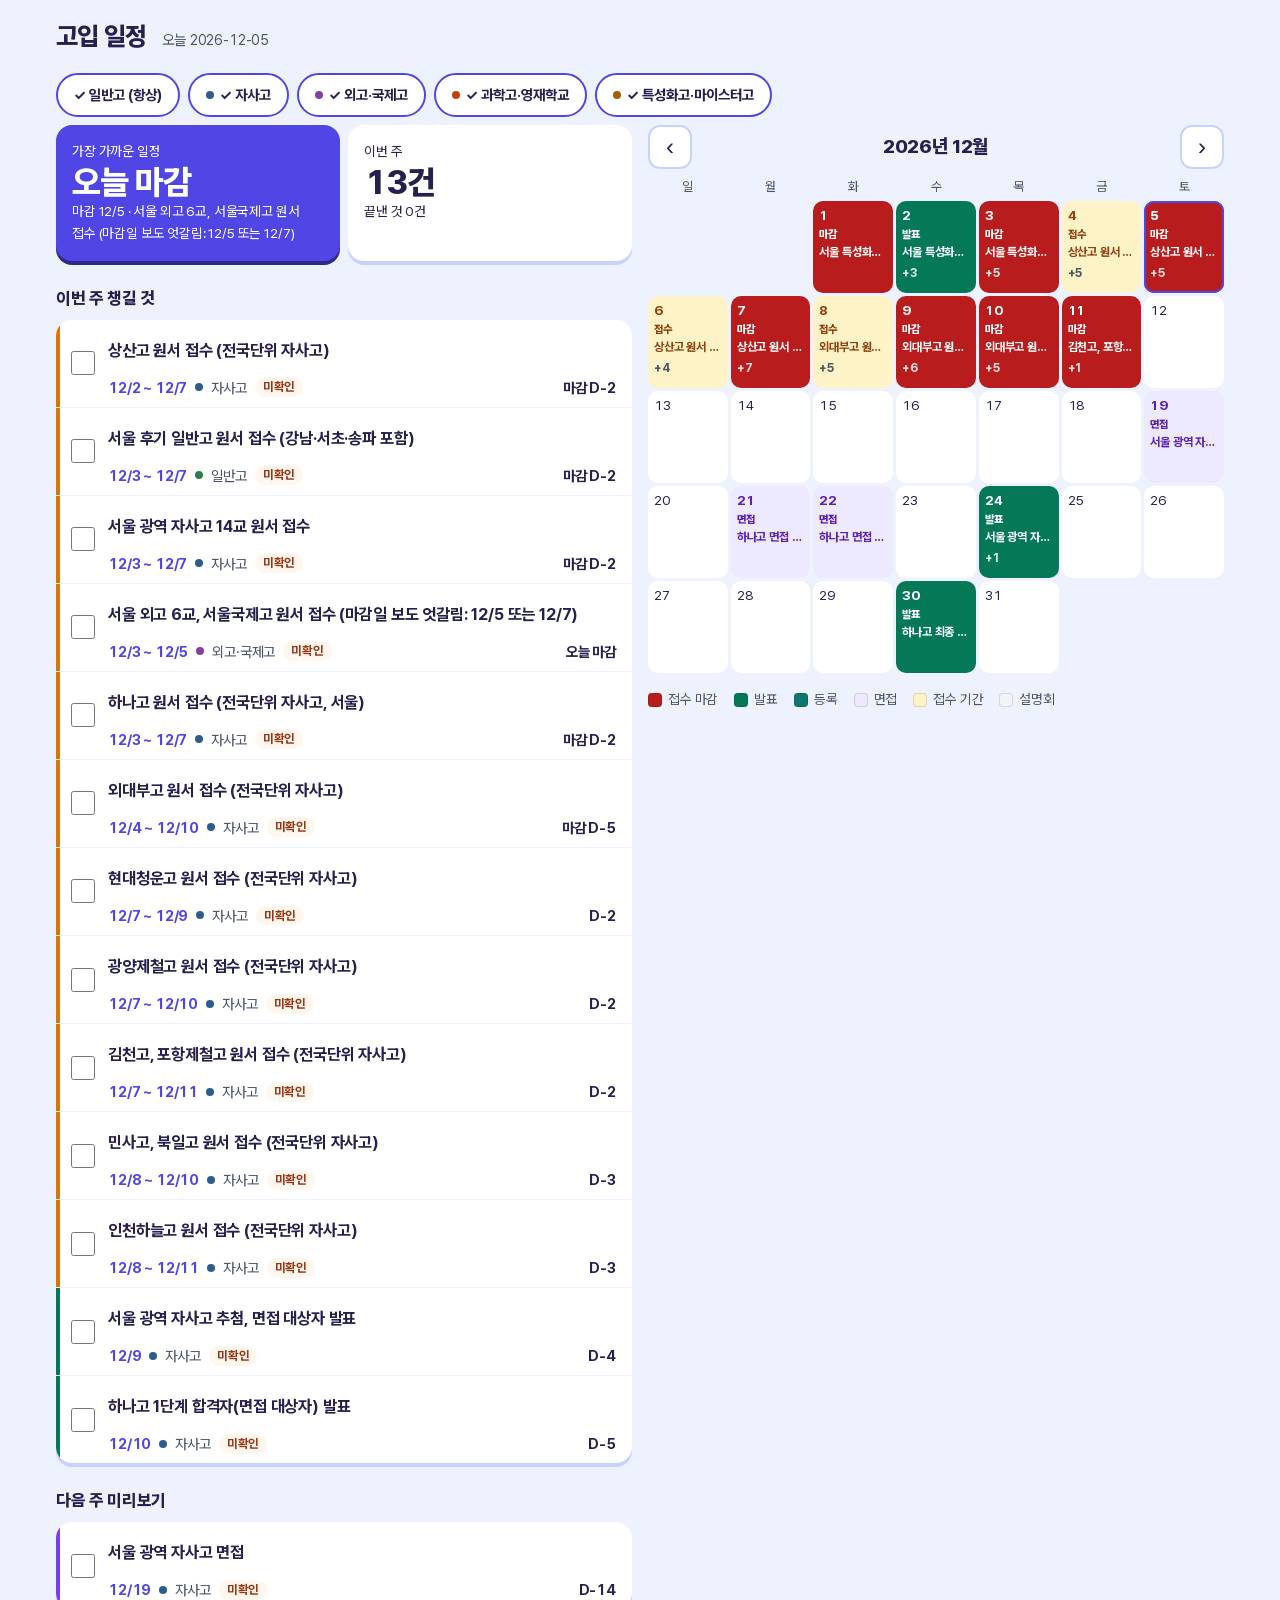
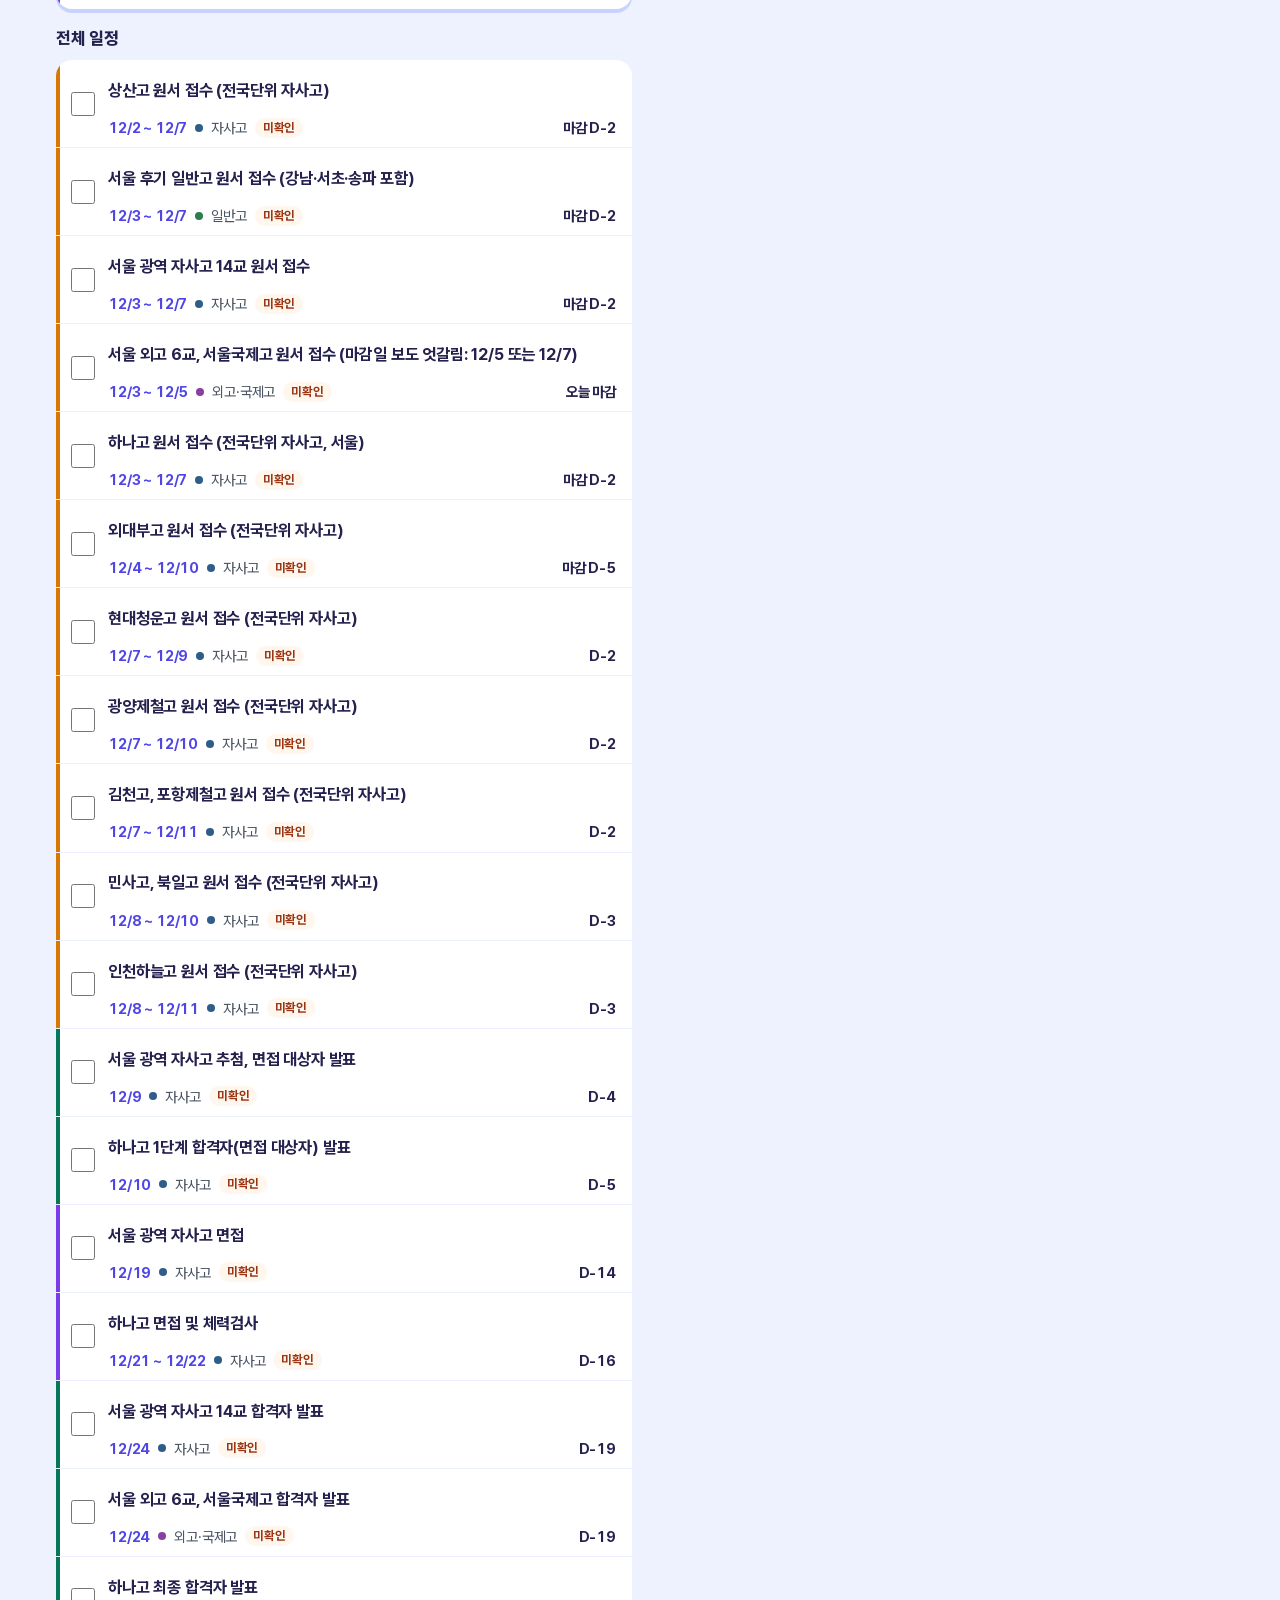
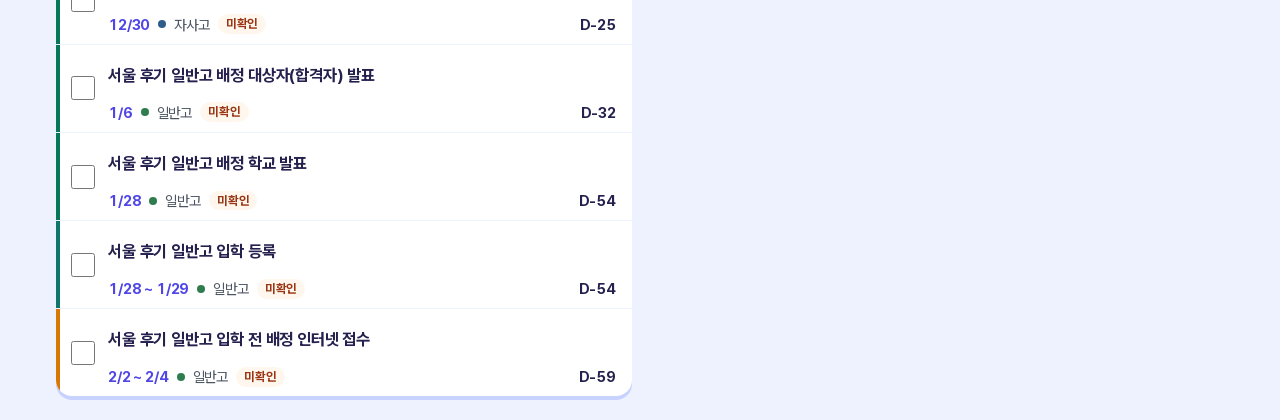
<file: index.html>
<!doctype html>
<html lang="ko">
<head>
  <meta charset="utf-8">
  <meta name="viewport" content="width=device-width, initial-scale=1, viewport-fit=cover">
  <meta name="theme-color" content="#4f46e5">
  <title>고입 일정</title>
  <link rel="manifest" href="./manifest.webmanifest">
  <link rel="icon" href="./assets/icon.svg" type="image/svg+xml">
  <link rel="preload" href="./assets/fonts/PretendardVariable.woff2" as="font" type="font/woff2" crossorigin>
  <link rel="stylesheet" href="./assets/style.css">
</head>
<body data-view="home">
  <header class="top">
    <h1>고입 일정</h1>
    <span id="today-label"></span>
  </header>
  <p id="boot" class="notice boot">일정을 불러오는 중입니다. 이 문구가 계속 보이면 파일을 직접 열지 말고 주소(http://…)로 열어 주세요.</p>
  <div id="filter" class="filter" role="group" aria-label="지원 전형"></div>
  <main id="main" class="layout">
    <div class="col">
      <section id="home" aria-label="홈">
        <div class="tiles">
          <div id="tile-next" class="tile primary" aria-live="polite"></div>
          <div id="tile-week" class="tile" aria-live="polite"></div>
        </div>
        <h2>이번 주 챙길 것</h2>
        <ul id="list-week" class="tasks"></ul>
        <h2>다음 주 미리보기</h2>
        <ul id="list-next" class="tasks"></ul>
      </section>
      <section id="all" aria-label="전체 일정">
        <h2>전체 일정</h2>
        <ul id="upcoming" class="tasks"></ul>
      </section>
    </div>
    <section id="calendar" class="calendar" aria-label="달력">
      <div class="month-nav">
        <button id="prev" type="button" aria-label="이전 달">‹</button>
        <h2 id="month-title"></h2>
        <button id="next" type="button" aria-label="다음 달">›</button>
      </div>
      <div class="weekdays" aria-hidden="true">
        <span>일</span><span>월</span><span>화</span><span>수</span><span>목</span><span>금</span><span>토</span>
      </div>
      <div id="grid" class="grid"></div>
      <ul id="legend" class="legend"></ul>
    </section>
  </main>
  <nav id="tabs" class="tabs" aria-label="화면 전환">
    <a href="#home">홈</a>
    <a href="#calendar">달력</a>
    <a href="#all">전체</a>
  </nav>
  <script type="module" src="./assets/app.js"></script>
</body>
</html>
</file>
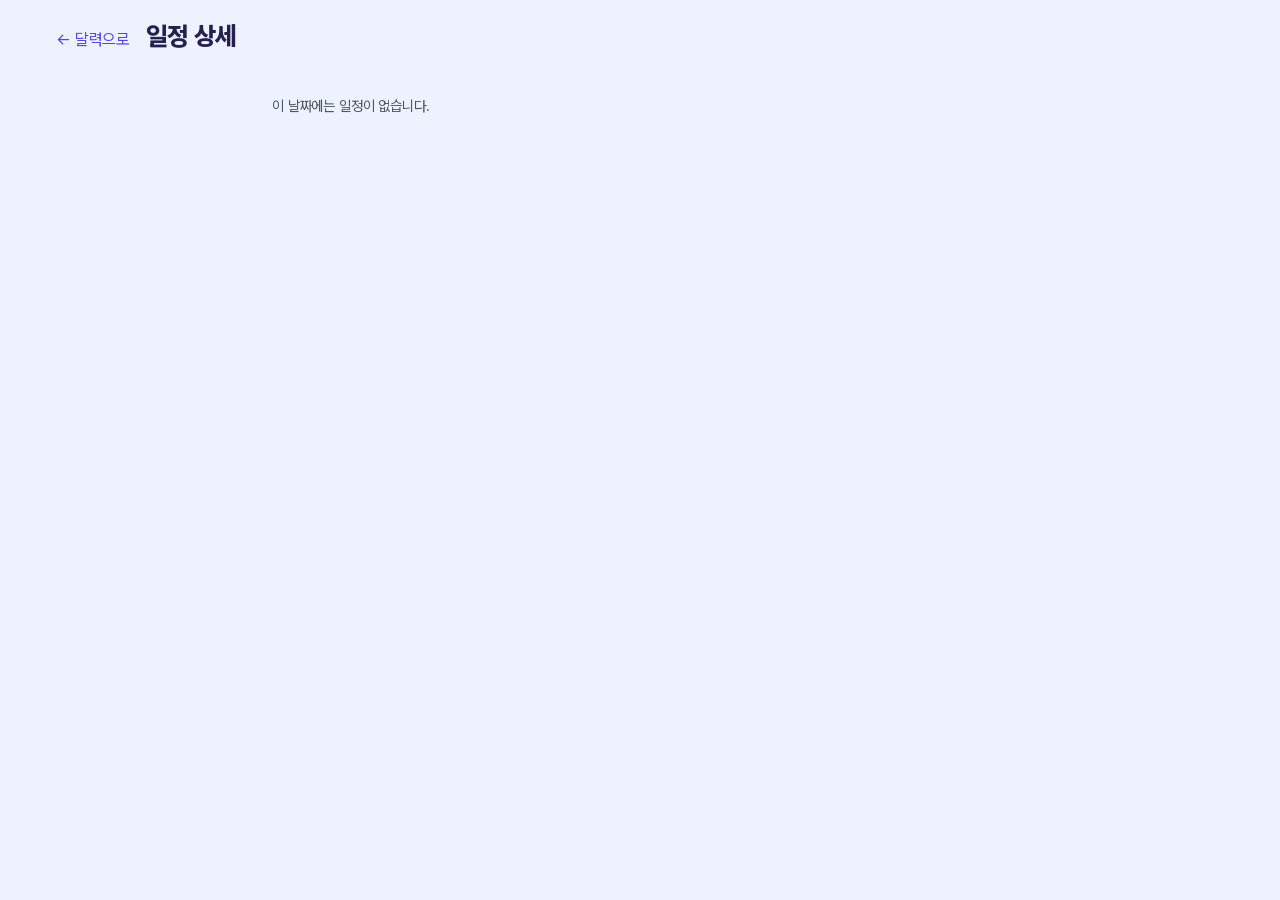
<file: detail.html>
<!doctype html>
<html lang="ko">
<head>
  <meta charset="utf-8">
  <meta name="viewport" content="width=device-width, initial-scale=1, viewport-fit=cover">
  <meta name="theme-color" content="#4f46e5">
  <title>일정 상세 · 고입 일정</title>
  <link rel="manifest" href="./manifest.webmanifest">
  <link rel="icon" href="./assets/icon.svg" type="image/svg+xml">
  <link rel="preload" href="./assets/fonts/PretendardVariable.woff2" as="font" type="font/woff2" crossorigin>
  <link rel="stylesheet" href="./assets/style.css">
</head>
<body>
  <header class="top">
    <a class="back" href="./index.html#calendar">← 달력으로</a>
    <h1 id="date-title">일정 상세</h1>
  </header>
  <p id="boot" class="notice boot">일정을 불러오는 중입니다. 이 문구가 계속 보이면 파일을 직접 열지 말고 주소(http://…)로 열어 주세요.</p>
  <main id="main" class="detail"></main>
  <script type="module" src="./assets/detail.js"></script>
</body>
</html>
</file>
<file: assets/style.css>
@font-face {
  font-family: "Pretendard Variable";
  font-weight: 45 920;
  font-style: normal;
  font-display: swap;
  src: url("./fonts/PretendardVariable.woff2") format("woff2-variations");
}

:root {
  color-scheme: light;
  --bg: #eef2ff;
  --surface: #ffffff;
  --text: #25214f;
  --muted: #4b5563;
  --primary: #4f46e5;
  --on-primary: #ffffff;
  --edge: #c7d2fe;
  --tile-on: #c7d2fe;
  --warn: #9a3412;
  --warn-bg: #fff7ed;
  --ok: #065f46;
  --ok-bg: #ecfdf5;
  --cat-0: #2f7d4f;
  --cat-1: #2f5d8a;
  --cat-2: #8a3fa0;
  --cat-3: #c2410c;
  --cat-4: #a16207;
  /* 달력 상태: 중요한 순서. 마감과 발표는 꽉 찬 색, 나머지는 옅은 색 */
  --st-deadline-bg: #b91c1c; --st-deadline-fg: #ffffff;
  --st-result-bg: #047857; --st-result-fg: #ffffff;
  --st-register-bg: #0f766e; --st-register-fg: #ffffff;
  --st-interview-bg: #ede9fe; --st-interview-fg: #5b21b6;
  --st-apply-bg: #fef3c7; --st-apply-fg: #92400e;
  --st-info-bg: #f1f5f9; --st-info-fg: #475569;
  --st-other-bg: #f1f5f9; --st-other-fg: #475569;
  --s1: 4px;
  --s2: 8px;
  --s3: 16px;
  --s4: 24px;
  --tabs-h: 64px;
}

* { box-sizing: border-box; }
body {
  margin: 0;
  background: var(--bg);
  color: var(--text);
  font: 16px/1.6 "Pretendard Variable", Pretendard, "Malgun Gothic", "Apple SD Gothic Neo", system-ui, sans-serif;
  letter-spacing: -0.01em;
  word-break: keep-all;
  overflow-wrap: break-word;
  -webkit-font-smoothing: antialiased;
  padding-bottom: calc(var(--tabs-h) + env(safe-area-inset-bottom));
}
a { color: var(--primary); }
h1, h2, h3, h4, p, ul { margin: 0; }
ul { padding: 0; list-style: none; }
:focus-visible { outline: 3px solid var(--primary); outline-offset: 2px; }

.top {
  display: flex;
  align-items: baseline;
  gap: var(--s3);
  flex-wrap: wrap;
  padding: var(--s3);
  max-width: 1200px;
  margin: 0 auto;
}
.top h1 { font-size: 1.6rem; font-weight: 800; letter-spacing: -0.03em; }
h1, h2, h3 { text-wrap: balance; }
.n, .d, .when, .num, #today-label { font-variant-numeric: tabular-nums; }
#today-label, .meta, .notice { color: var(--muted); font-size: .9rem; }
.boot { max-width: 1200px; margin: 0 auto; padding: 0 var(--s3) var(--s2); }
.back { display: inline-flex; align-items: center; min-height: 44px; text-decoration: none; }

.layout {
  display: grid;
  gap: var(--s3);
  padding: 0 var(--s3) var(--s4);
  max-width: 1200px;
  margin: 0 auto;
}
.col { display: grid; gap: var(--s3); min-width: 0; align-content: start; }
section h2 { font-size: 1.05rem; font-weight: 800; letter-spacing: -0.02em; margin: var(--s4) 0 var(--s2); }
section h2:first-child { margin-top: 0; }

/* 타일: 둥근 모서리와 그림자는 타일과 목록 카드에만 쓴다 */
.tiles { display: grid; grid-template-columns: 1fr 1fr; gap: var(--s2); }
.tile, .tasks, .card {
  background: var(--surface);
  border-radius: 16px;
  box-shadow: 0 4px 0 var(--edge);
}
.tile { padding: var(--s3); min-width: 0; }
.tile.primary { background: var(--primary); color: var(--on-primary); box-shadow: 0 4px 0 color-mix(in srgb, var(--primary) 60%, #000); }
.tile .k { font-size: .85rem; }
.tile .n { font-size: 2.1rem; font-weight: 800; line-height: 1.15; letter-spacing: -0.03em; }
.tile .sub { font-size: .85rem; overflow-wrap: anywhere; }

.tasks { overflow: hidden; }
.it { display: grid; grid-template-columns: 44px 1fr; gap: var(--s1); padding: var(--s2) var(--s3) var(--s2) var(--s1); border-top: 1px solid var(--bg); }
.it:first-child { border-top: 0; }
.it { box-shadow: inset 4px 0 0 var(--accent, transparent); }
.it[data-kind="result"] { --accent: var(--st-result-bg); }
.it[data-kind="register"] { --accent: var(--st-register-bg); }
.it[data-kind="interview"] { --accent: #7c3aed; }
.it[data-kind="apply"] { --accent: #d97706; }
.it[data-kind="info"] { --accent: #94a3b8; }
.tasks > .notice { padding: var(--s3); }
.ck { display: grid; place-items: center; min-width: 44px; min-height: 44px; cursor: pointer; }
.ck input { width: 24px; height: 24px; accent-color: var(--primary); cursor: pointer; }
.it-body { display: grid; gap: var(--s1); align-content: center; min-width: 0; }
.it-title { display: flex; font-size: 1.02rem; align-items: center; min-height: 44px; font-weight: 700; color: var(--text); text-decoration: none; overflow-wrap: anywhere; }
.it-title:hover { text-decoration: underline; }
.it.done .it-title { color: var(--muted); text-decoration: line-through; }
.meta { display: flex; align-items: center; gap: var(--s2); flex-wrap: wrap; }
.meta .d { color: var(--primary); }
.tag { padding: 0 var(--s2); border-radius: 99px; font-size: .78rem; font-weight: 700; }
.tag.ok { background: var(--ok-bg); color: var(--ok); }
.tag.warn, .unverified { background: var(--warn-bg); color: var(--warn); }
.unverified { padding: 0 var(--s2); border-radius: 99px; font-size: .78rem; font-weight: 700; }
.when { margin-left: auto; font-weight: 700; color: var(--text); }

/* 달력 */
.calendar { min-width: 0; }
.month-nav { display: flex; align-items: center; justify-content: space-between; margin-bottom: var(--s2); }
.month-nav h2 { margin: 0; font-size: 1.2rem; }
.month-nav button {
  width: 44px; height: 44px;
  font-size: 1.5rem;
  color: var(--text);
  background: var(--surface);
  border: 2px solid var(--edge);
  border-radius: 12px;
  cursor: pointer;
}
.weekdays, .grid { display: grid; grid-template-columns: repeat(7, minmax(0, 1fr)); gap: 3px; }
.weekdays { color: var(--muted); font-size: .8rem; text-align: center; margin-bottom: var(--s1); }
.cell {
  display: flex;
  flex-direction: column;
  gap: 2px;
  min-height: 48px;
  padding: var(--s1) 6px;
  border-radius: 10px;
  background: var(--surface);
  color: var(--text);
  text-decoration: none;
  overflow: hidden;
}
.cell.empty { background: transparent; }
.cell.has { font-weight: 700; }
.kind { font-size: .68rem; font-weight: 800; letter-spacing: 0; line-height: 1.1; }
.cell.has:hover { outline: 2px solid var(--primary); }
.cell.today { box-shadow: inset 0 0 0 2px var(--primary); }
.cell.today .num { color: var(--primary); font-weight: 800; }
.num { font-size: .85rem; }
.cell-title, .more { display: none; font-size: .75rem; }
.more { color: var(--muted); }
.dot { display: inline-block; width: 8px; height: 8px; border-radius: 50%; flex: none; background: var(--cat-0); }
.dot.cat-1 { background: var(--cat-1); }
.dot.cat-2 { background: var(--cat-2); }
.dot.cat-3 { background: var(--cat-3); }
.dot.cat-4 { background: var(--cat-4); }
.st-deadline { background: var(--st-deadline-bg); color: var(--st-deadline-fg); }
.st-result { background: var(--st-result-bg); color: var(--st-result-fg); }
.st-register { background: var(--st-register-bg); color: var(--st-register-fg); }
.st-interview { background: var(--st-interview-bg); color: var(--st-interview-fg); }
.st-apply { background: var(--st-apply-bg); color: var(--st-apply-fg); }
.st-info { background: var(--st-info-bg); color: var(--st-info-fg); }
.st-other { background: var(--st-other-bg); color: var(--st-other-fg); }
.cell.st-deadline .more, .cell.st-result .more, .cell.st-register .more { color: inherit; opacity: .85; }
.swatch { display: inline-block; width: 14px; height: 14px; border-radius: 4px; flex: none; box-shadow: inset 0 0 0 1px rgba(0, 0, 0, .12); }
.legend { display: flex; flex-wrap: wrap; gap: var(--s1) var(--s3); margin-top: var(--s3); font-size: .85rem; color: var(--muted); }
.legend li { display: flex; align-items: center; gap: 6px; }

/* 하단 탭 (휴대폰) */
.tabs {
  position: fixed;
  left: 0; right: 0; bottom: 0;
  display: flex;
  background: var(--surface);
  border-top: 1px solid var(--edge);
  padding-bottom: env(safe-area-inset-bottom);
}
.tabs a {
  flex: 1;
  display: grid;
  place-items: center;
  min-height: var(--tabs-h);
  color: var(--muted);
  font-weight: 700;
  text-decoration: none;
}
.tabs a[aria-current="page"] { color: var(--primary); box-shadow: inset 0 3px 0 var(--primary); }

@media (max-width: 899.98px) {
  body[data-view="home"] :is(#calendar, #all),
  body[data-view="calendar"] :is(#home, #all),
  body[data-view="all"] :is(#home, #calendar) { display: none; }
}

/* 상세 페이지 */
body:not([data-view]) { padding-bottom: 0; }
.detail { display: grid; gap: var(--s3); padding: 0 var(--s3) var(--s4); max-width: 800px; margin: 0 auto; }
.card { padding: var(--s3); border-left: 6px solid var(--cat-0); }
.card.cat-1 { border-left-color: var(--cat-1); }
.card.cat-2 { border-left-color: var(--cat-2); }
.card.cat-3 { border-left-color: var(--cat-3); }
.card.cat-4 { border-left-color: var(--cat-4); }
.card h2 { font-size: 1.25rem; margin: var(--s1) 0 var(--s2); }
.card h3 { font-size: 1rem; margin: var(--s3) 0 var(--s1); }
.card section ul { padding-left: 20px; list-style: disc; }
.card .links { display: flex; flex-wrap: wrap; gap: var(--s1) var(--s3); padding-left: 0; list-style: none; }
.card a { overflow-wrap: anywhere; }
.detail .notice { padding: var(--s3); }

@media (min-width: 900px) {
  body { padding-bottom: 0; }
  .tabs { display: none; }
  .layout { grid-template-columns: minmax(0, 1fr) minmax(0, 1fr); align-items: start; }
  .cell { min-height: 92px; }
  .cell-title { display: block; white-space: nowrap; overflow: hidden; text-overflow: ellipsis; }
  .more { display: block; }
}

@media (prefers-reduced-motion: reduce) {
  * { transition: none !important; animation: none !important; scroll-behavior: auto !important; }
}

/* 점검표 반영: 탭 막대가 포커스를 가리지 않게, 눌림 피드백, 탭 지연 제거 */
html { scroll-padding-bottom: var(--tabs-h); }
a, button, input, label { touch-action: manipulation; }
.tabs a:active, .month-nav button:active, .cell.has:active, .it-title:active { opacity: .7; }
.cell.has.today .num { color: inherit; }

/* 전형 필터 */
.filter { display: flex; flex-wrap: wrap; gap: var(--s2); max-width: 1200px; margin: 0 auto; padding: 0 var(--s3) var(--s2); }
.chip {
  display: inline-flex; align-items: center; gap: 6px; min-height: 44px; padding: 0 var(--s3);
  font: inherit; font-size: .9rem; color: var(--muted);
  background: var(--surface); border: 2px solid var(--edge); border-radius: 999px; cursor: pointer;
}
.chip.on { color: var(--text); font-weight: 700; border-color: var(--primary); }
.chip[aria-disabled="true"] { cursor: default; }
</file>
